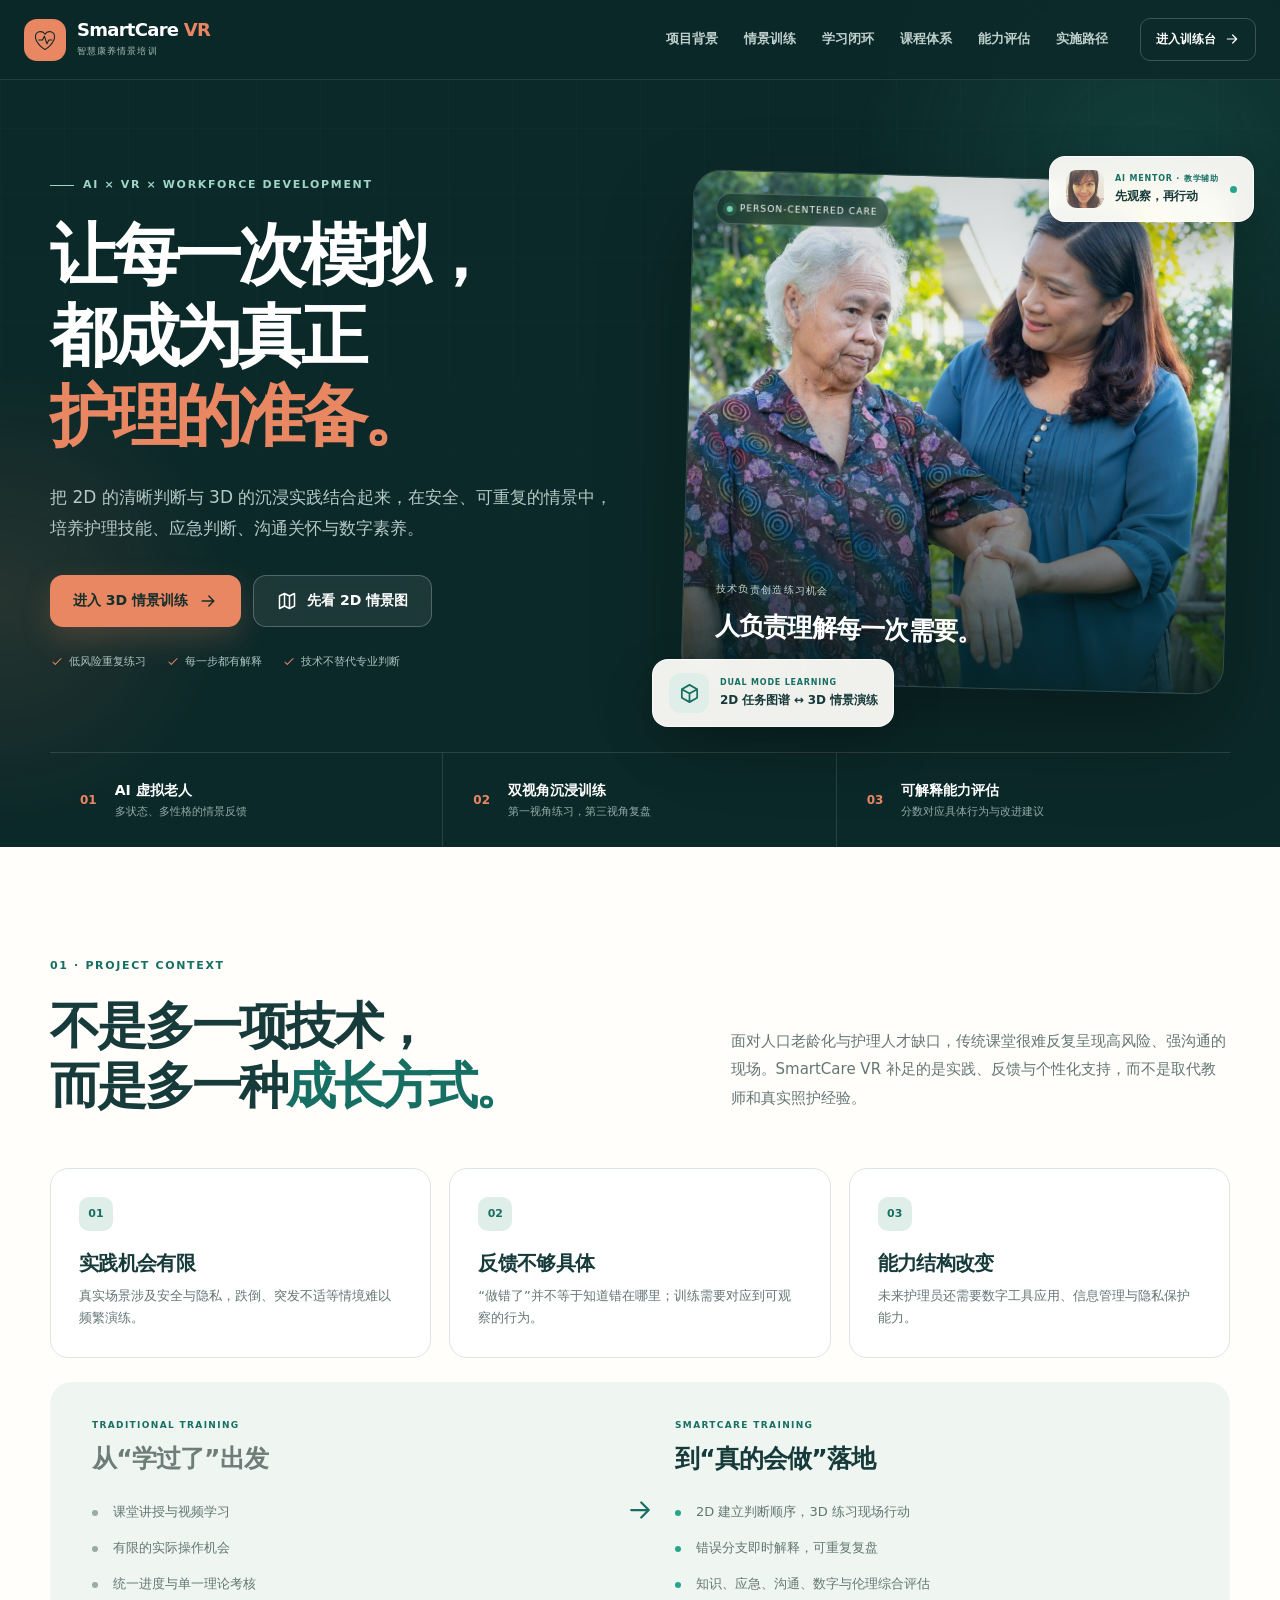
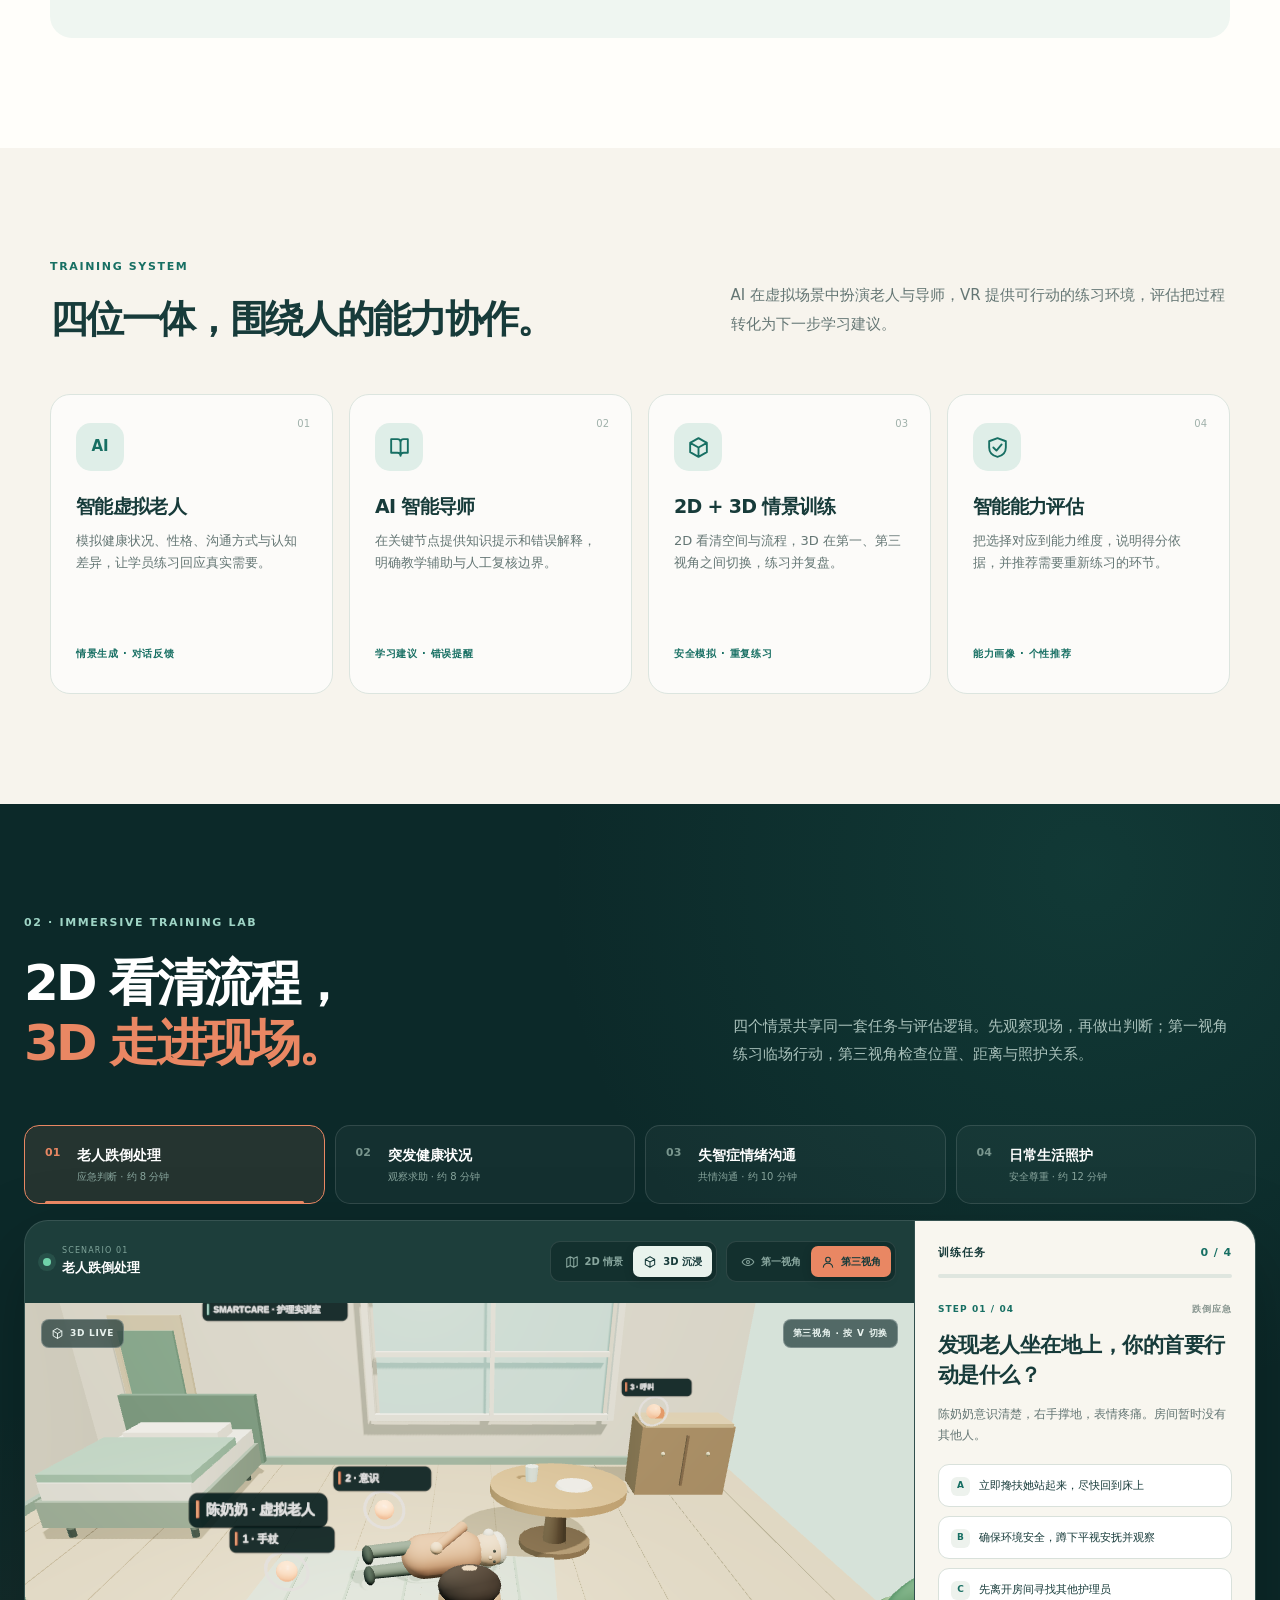
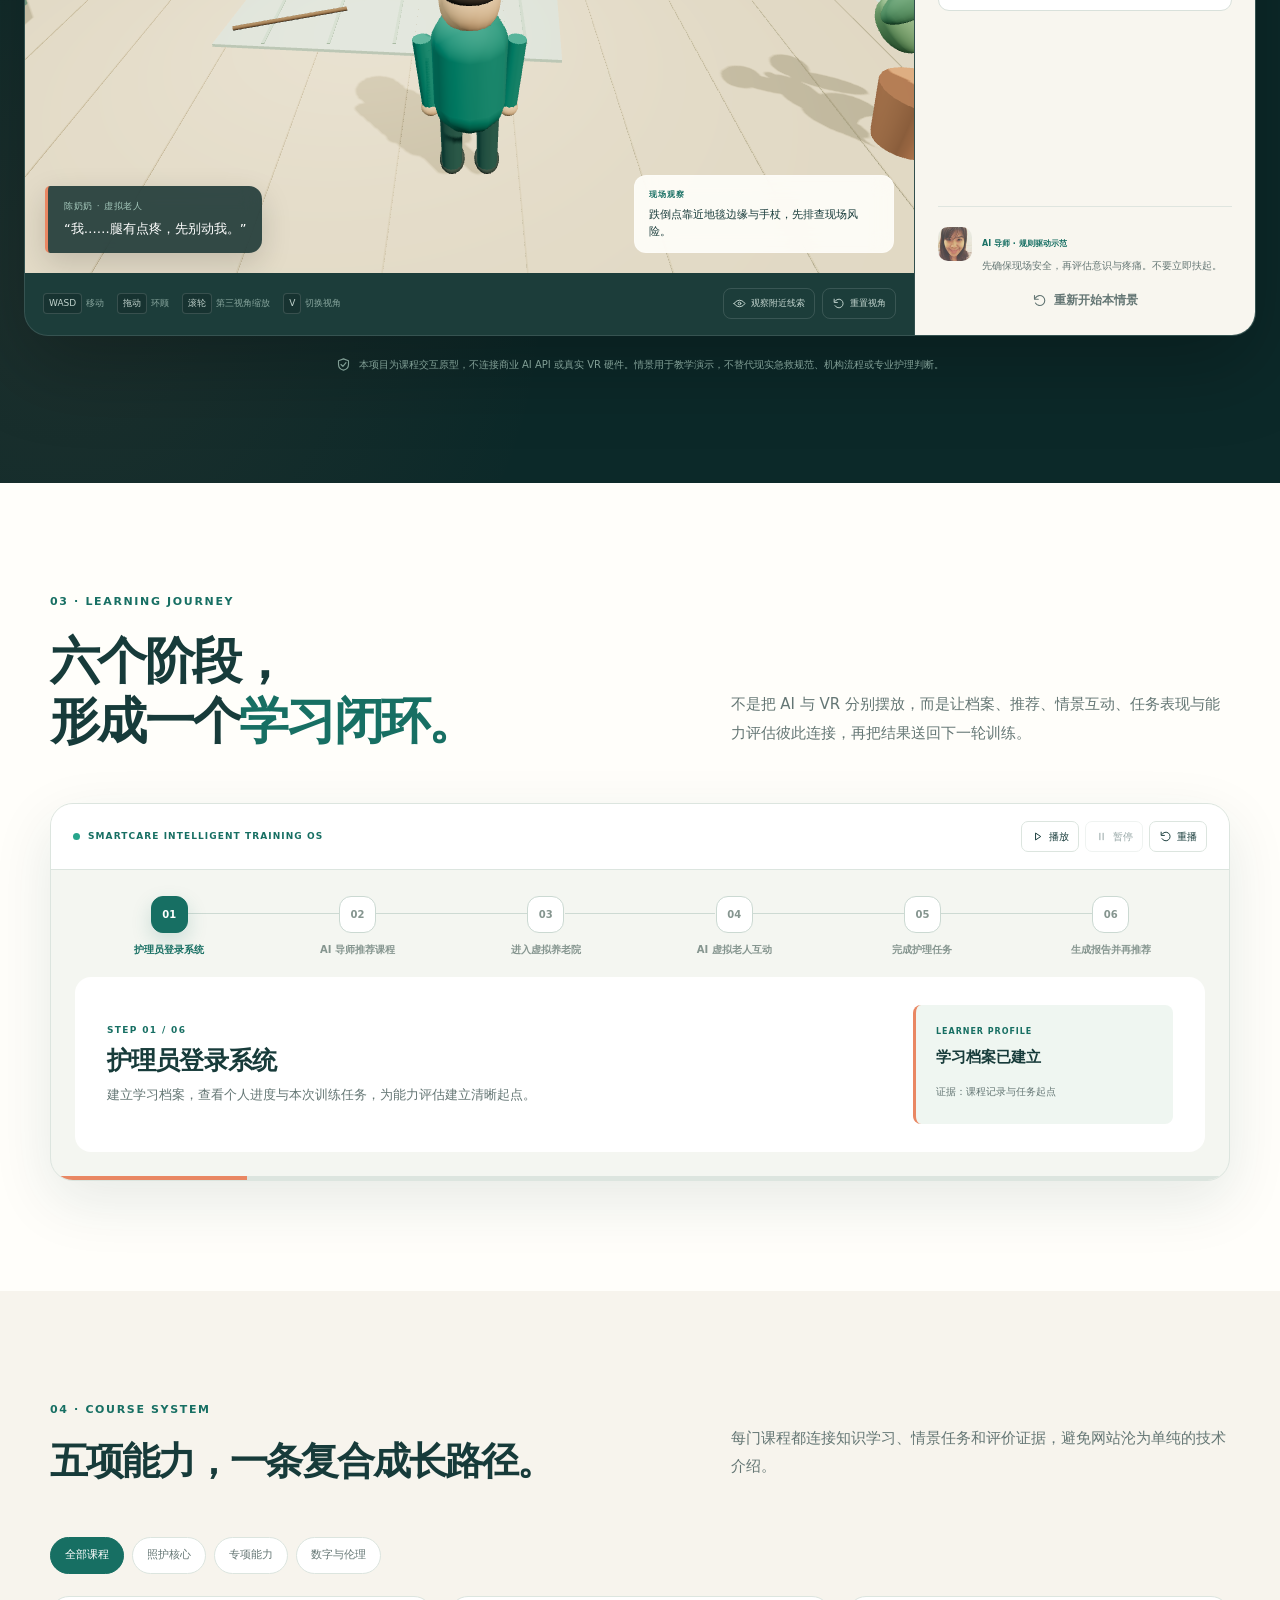
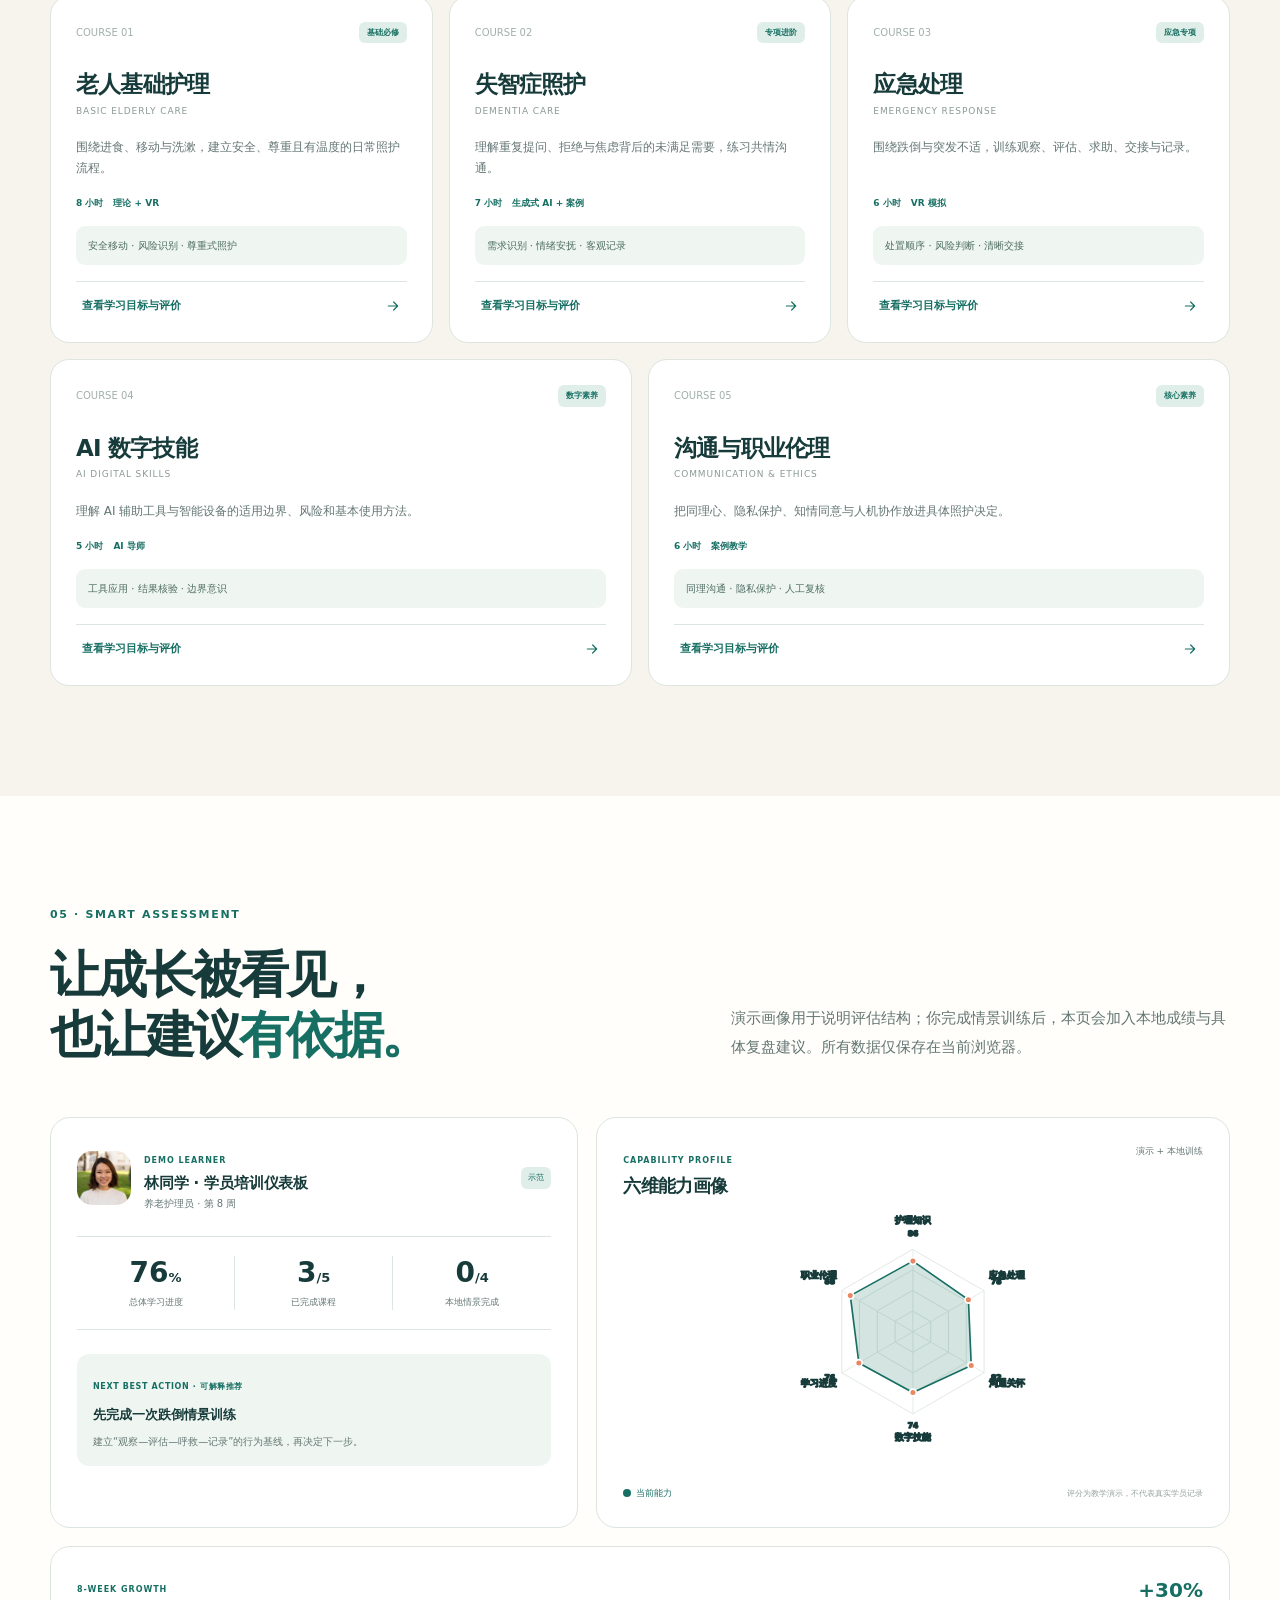
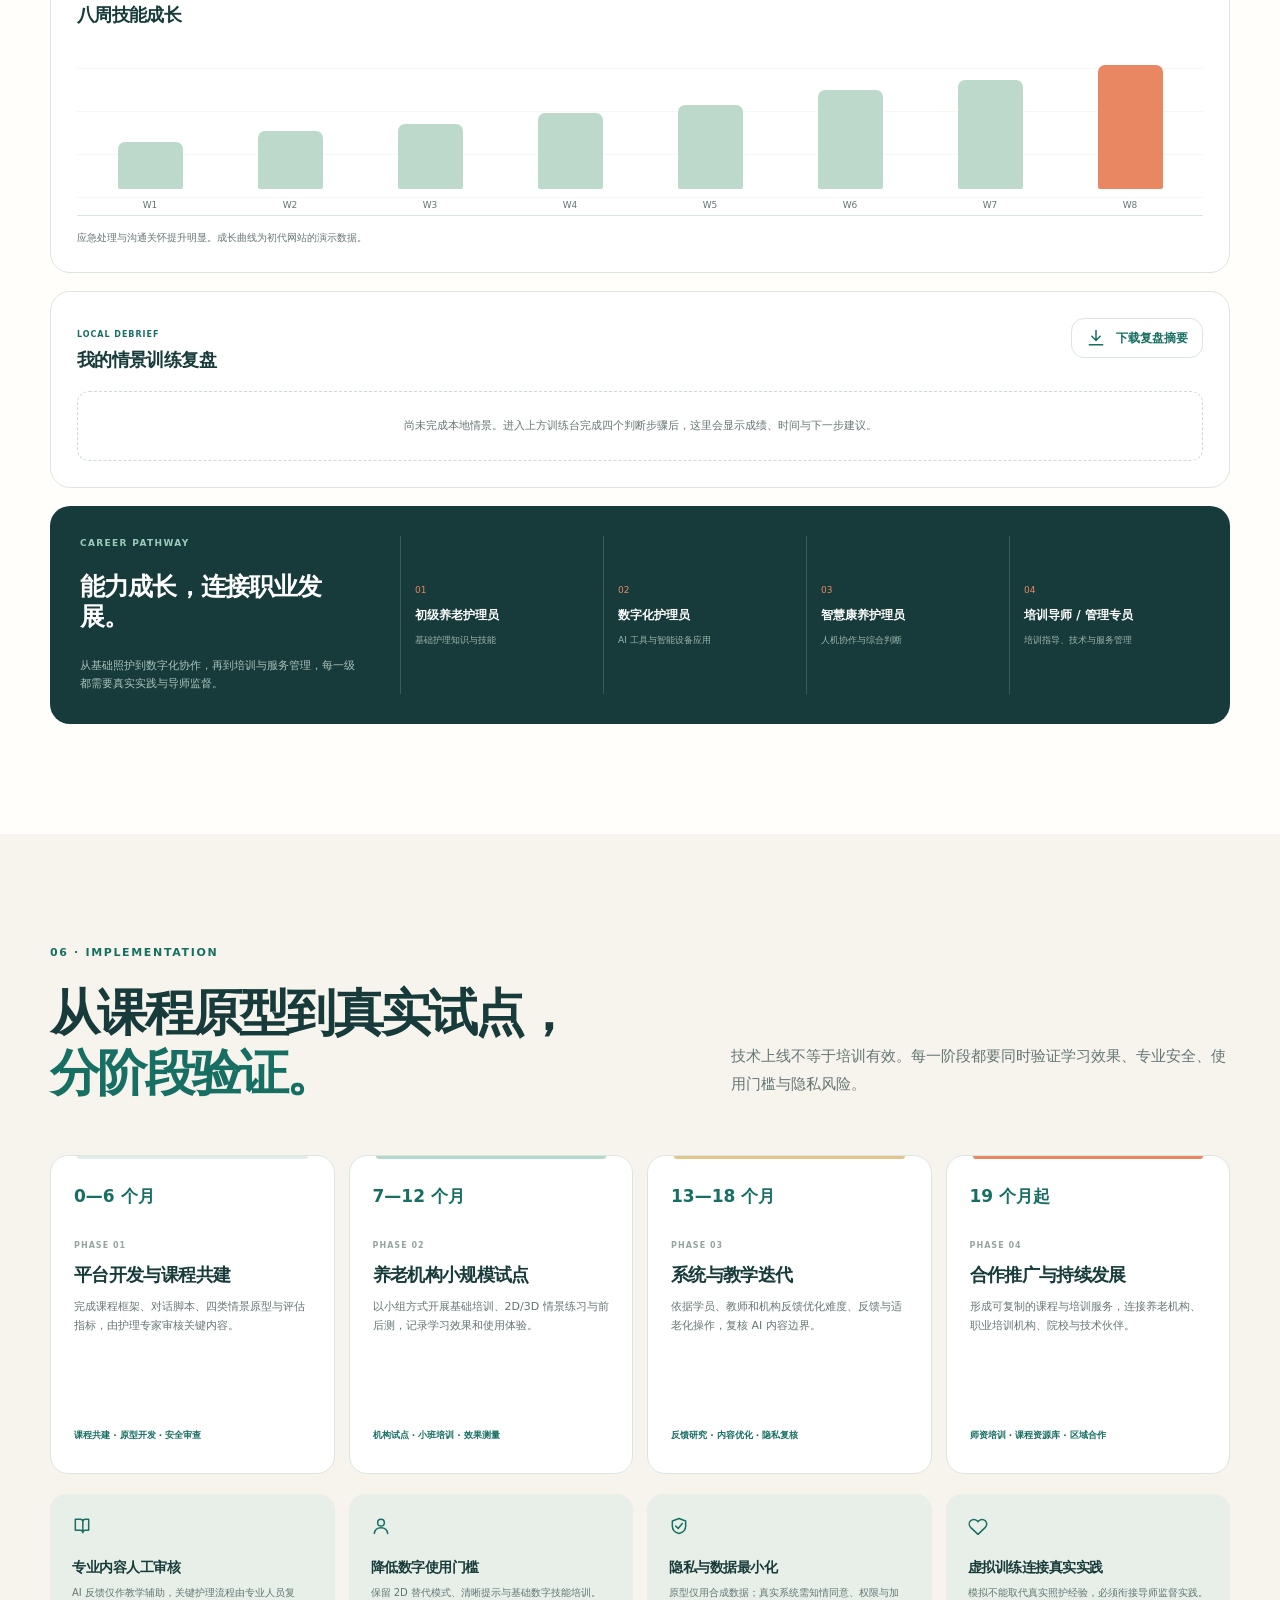
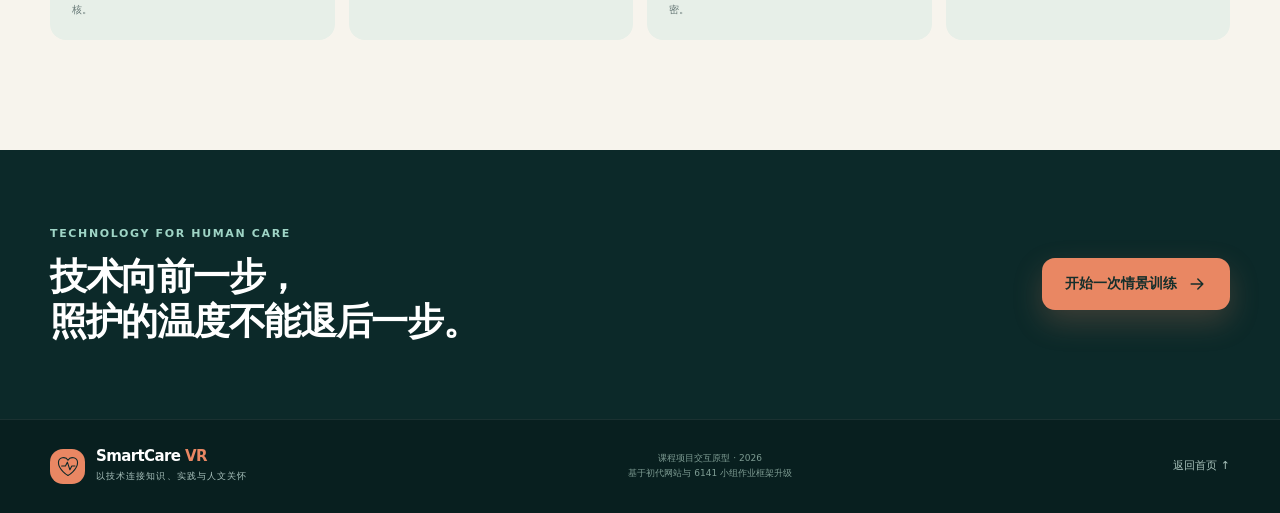
<file: index.html>
<!doctype html>
<html lang="zh-CN">
<head>
  <meta charset="UTF-8">
  <meta name="viewport" content="width=device-width, initial-scale=1.0">
  <meta name="description" content="SmartCare VR 智慧康养护理人才培训平台：结合 2D 情景图谱与可切换第一、第三视角的 3D 护理训练，连接知识、实践、评估与人文关怀。">
  <meta name="theme-color" content="#123f3b">
  <title>SmartCare VR｜2D + 3D 智慧康养情景培训</title>
  <link rel="icon" type="image/svg+xml" href="./assets/favicon.svg">
  <link rel="stylesheet" href="./styles.css">
  <script src="./app.js" defer></script>
  <script type="module" src="./scene.js"></script>
</head>
<body>
  <a class="skip-link" href="#main-content">跳到主要内容</a>

  <svg class="svg-sprite" aria-hidden="true">
    <symbol id="i-arrow" viewBox="0 0 24 24"><path d="M5 12h14M13 6l6 6-6 6"/></symbol>
    <symbol id="i-play" viewBox="0 0 24 24"><path d="m9 6 9 6-9 6Z"/></symbol>
    <symbol id="i-pause" viewBox="0 0 24 24"><path d="M9 6v12M15 6v12"/></symbol>
    <symbol id="i-cube" viewBox="0 0 24 24"><path d="m12 3 8 4.5v9L12 21l-8-4.5v-9Z M4 7.5l8 4.5 8-4.5M12 12v9"/></symbol>
    <symbol id="i-map" viewBox="0 0 24 24"><path d="m3 6 6-3 6 3 6-3v15l-6 3-6-3-6 3ZM9 3v15M15 6v15"/></symbol>
    <symbol id="i-eye" viewBox="0 0 24 24"><path d="M2 12s3.5-6 10-6 10 6 10 6-3.5 6-10 6S2 12 2 12Z"/><circle cx="12" cy="12" r="2.5"/></symbol>
    <symbol id="i-person" viewBox="0 0 24 24"><circle cx="12" cy="8" r="4"/><path d="M4 21c.5-5 3-7 8-7s7.5 2 8 7"/></symbol>
    <symbol id="i-check" viewBox="0 0 24 24"><path d="m5 12 4 4L19 6"/></symbol>
    <symbol id="i-reset" viewBox="0 0 24 24"><path d="M4 4v6h6M5.5 16a8 8 0 1 0 0-8"/></symbol>
    <symbol id="i-download" viewBox="0 0 24 24"><path d="M12 3v12m-5-5 5 5 5-5M4 20h16"/></symbol>
    <symbol id="i-heart" viewBox="0 0 24 24"><path d="M20.8 5.8a5.5 5.5 0 0 0-7.8 0L12 6.9l-1.1-1.1a5.5 5.5 0 0 0-7.8 7.8L12 22l8.8-8.4a5.5 5.5 0 0 0 0-7.8Z"/></symbol>
    <symbol id="i-book" viewBox="0 0 24 24"><path d="M4 4h6a3 3 0 0 1 3 3v13a3 3 0 0 0-3-3H4ZM20 4h-4a3 3 0 0 0-3 3v13a3 3 0 0 1 3-3h4Z"/></symbol>
    <symbol id="i-shield" viewBox="0 0 24 24"><path d="M12 3 4 6v6c0 5 3.5 8 8 9 4.5-1 8-4 8-9V6Z"/><path d="m8 12 3 3 5-6"/></symbol>
  </svg>

  <header class="site-header" id="siteHeader">
    <a class="brand" href="#home" aria-label="SmartCare VR 首页">
      <span class="brand-mark" aria-hidden="true"><svg viewBox="0 0 44 44"><path d="M22 37S7 28 7 17a8 8 0 0 1 15-4 8 8 0 0 1 15 4c0 11-15 20-15 20Z"/><path d="M12 22h6l3-6 4 12 3-6h5"/></svg></span>
      <span><strong>SmartCare <em>VR</em></strong><small>智慧康养情景培训</small></span>
    </a>
    <nav class="desktop-nav" aria-label="主导航">
      <a href="#about">项目背景</a>
      <a href="#training">情景训练</a>
      <a href="#journey">学习闭环</a>
      <a href="#courses">课程体系</a>
      <a href="#assessment">能力评估</a>
      <a href="#implementation">实施路径</a>
    </nav>
    <a class="header-cta" href="#training">进入训练台 <svg><use href="#i-arrow"/></svg></a>
    <button class="menu-toggle" id="menuToggle" type="button" aria-expanded="false" aria-controls="mobileNav" aria-label="打开导航菜单"><span></span><span></span></button>
  </header>
  <nav class="mobile-nav" id="mobileNav" aria-label="移动端导航">
    <a href="#about">01 项目背景</a><a href="#training">02 情景训练</a><a href="#journey">03 学习闭环</a><a href="#courses">04 课程体系</a><a href="#assessment">05 能力评估</a><a href="#implementation">06 实施路径</a>
  </nav>

  <main id="main-content">
    <section class="hero" id="home">
      <div class="hero-orb orb-a" aria-hidden="true"></div><div class="hero-orb orb-b" aria-hidden="true"></div>
      <div class="container hero-grid">
        <div class="hero-copy reveal">
          <p class="eyebrow light"><span></span> AI × VR × WORKFORCE DEVELOPMENT</p>
          <h1>让每一次模拟，<br>都成为真正<br><em>护理的准备。</em></h1>
          <p class="hero-subtitle">把 2D 的清晰判断与 3D 的沉浸实践结合起来，在安全、可重复的情景中，培养护理技能、应急判断、沟通关怀与数字素养。</p>
          <div class="hero-actions">
            <a class="button button-coral" href="#training" data-set-view="3d">进入 3D 情景训练 <svg><use href="#i-arrow"/></svg></a>
            <a class="button button-glass" href="#training" data-set-view="2d"><svg><use href="#i-map"/></svg> 先看 2D 情景图</a>
          </div>
          <div class="hero-principles"><span><svg><use href="#i-check"/></svg> 低风险重复练习</span><span><svg><use href="#i-check"/></svg> 每一步都有解释</span><span><svg><use href="#i-check"/></svg> 技术不替代专业判断</span></div>
        </div>
        <div class="hero-visual reveal">
          <div class="hero-photo-wrap">
            <img src="./assets/hero-cn-care.jpg" alt="护理人员牵着老人的手，给予陪伴与支持" class="hero-photo">
            <div class="photo-top"><span><i></i> PERSON-CENTERED CARE</span><b>护理现场 · 01</b></div>
            <div class="photo-caption"><small>技术负责创造练习机会</small><strong>人负责理解每一次需要。</strong></div>
          </div>
          <div class="floating-card mentor-float"><img src="./assets/avatar-mentor.jpg" alt="AI 智能导师人物示意"><span><small>AI MENTOR · 教学辅助</small><strong>先观察，再行动</strong></span><i></i></div>
          <div class="floating-card mode-float"><span class="mode-icon"><svg><use href="#i-cube"/></svg></span><span><small>DUAL MODE LEARNING</small><strong>2D 任务图谱 ↔ 3D 情景演练</strong></span></div>
        </div>
      </div>
      <div class="container hero-feature-row reveal">
        <article><b>01</b><span><strong>AI 虚拟老人</strong><small>多状态、多性格的情景反馈</small></span></article>
        <article><b>02</b><span><strong>双视角沉浸训练</strong><small>第一视角练习，第三视角复盘</small></span></article>
        <article><b>03</b><span><strong>可解释能力评估</strong><small>分数对应具体行为与改进建议</small></span></article>
      </div>
    </section>

    <section class="section about-section" id="about">
      <div class="container">
        <div class="section-heading reveal"><div><p class="eyebrow">01 · PROJECT CONTEXT</p><h2>不是多一项技术，<br>而是多一种<span>成长方式。</span></h2></div><p>面对人口老龄化与护理人才缺口，传统课堂很难反复呈现高风险、强沟通的现场。SmartCare VR 补足的是实践、反馈与个性化支持，而不是取代教师和真实照护经验。</p></div>
        <div class="challenge-grid reveal">
          <article><span>01</span><h3>实践机会有限</h3><p>真实场景涉及安全与隐私，跌倒、突发不适等情境难以频繁演练。</p></article>
          <article><span>02</span><h3>反馈不够具体</h3><p>“做错了”并不等于知道错在哪里；训练需要对应到可观察的行为。</p></article>
          <article><span>03</span><h3>能力结构改变</h3><p>未来护理员还需要数字工具应用、信息管理与隐私保护能力。</p></article>
        </div>
        <div class="comparison reveal">
          <div class="comparison-old"><p class="eyebrow">TRADITIONAL TRAINING</p><h3>从“学过了”出发</h3><ul><li>课堂讲授与视频学习</li><li>有限的实际操作机会</li><li>统一进度与单一理论考核</li></ul></div>
          <div class="comparison-arrow" aria-hidden="true"><svg><use href="#i-arrow"/></svg></div>
          <div class="comparison-new"><p class="eyebrow">SMARTCARE TRAINING</p><h3>到“真的会做”落地</h3><ul><li>2D 建立判断顺序，3D 练习现场行动</li><li>错误分支即时解释，可重复复盘</li><li>知识、应急、沟通、数字与伦理综合评估</li></ul></div>
        </div>
      </div>
    </section>

    <section class="section system-section" id="system">
      <div class="container">
        <div class="section-heading compact reveal"><div><p class="eyebrow">TRAINING SYSTEM</p><h2>四位一体，围绕人的能力协作。</h2></div><p>AI 在虚拟场景中扮演老人与导师，VR 提供可行动的练习环境，评估把过程转化为下一步学习建议。</p></div>
        <div class="system-grid reveal">
          <article><span class="system-no">01</span><div class="system-icon">AI</div><h3>智能虚拟老人</h3><p>模拟健康状况、性格、沟通方式与认知差异，让学员练习回应真实需要。</p><small>情景生成 · 对话反馈</small></article>
          <article><span class="system-no">02</span><div class="system-icon"><svg><use href="#i-book"/></svg></div><h3>AI 智能导师</h3><p>在关键节点提供知识提示和错误解释，明确教学辅助与人工复核边界。</p><small>学习建议 · 错误提醒</small></article>
          <article><span class="system-no">03</span><div class="system-icon"><svg><use href="#i-cube"/></svg></div><h3>2D + 3D 情景训练</h3><p>2D 看清空间与流程，3D 在第一、第三视角之间切换，练习并复盘。</p><small>安全模拟 · 重复练习</small></article>
          <article><span class="system-no">04</span><div class="system-icon"><svg><use href="#i-shield"/></svg></div><h3>智能能力评估</h3><p>把选择对应到能力维度，说明得分依据，并推荐需要重新练习的环节。</p><small>能力画像 · 个性推荐</small></article>
        </div>
      </div>
    </section>

    <section class="section training-section" id="training">
      <div class="container wide">
        <div class="section-heading training-heading reveal"><div><p class="eyebrow light">02 · IMMERSIVE TRAINING LAB</p><h2>2D 看清流程，<br><em>3D 走进现场。</em></h2></div><p>四个情景共享同一套任务与评估逻辑。先观察现场，再做出判断；第一视角练习临场行动，第三视角检查位置、距离与照护关系。</p></div>

        <div class="scenario-tabs reveal" role="tablist" aria-label="选择训练情景">
          <button class="scenario-tab is-active" type="button" data-scenario="fall" role="tab" aria-selected="true"><span>01</span><strong>老人跌倒处理</strong><small>应急判断 · 约 8 分钟</small></button>
          <button class="scenario-tab" type="button" data-scenario="acute" role="tab" aria-selected="false"><span>02</span><strong>突发健康状况</strong><small>观察求助 · 约 8 分钟</small></button>
          <button class="scenario-tab" type="button" data-scenario="dementia" role="tab" aria-selected="false"><span>03</span><strong>失智症情绪沟通</strong><small>共情沟通 · 约 10 分钟</small></button>
          <button class="scenario-tab" type="button" data-scenario="daily" role="tab" aria-selected="false"><span>04</span><strong>日常生活照护</strong><small>安全尊重 · 约 12 分钟</small></button>
        </div>

        <div class="training-shell reveal">
          <div class="training-stage-column">
            <div class="training-toolbar">
              <div class="scene-title"><i></i><span><small id="sceneCode">SCENARIO 01</small><strong id="sceneTitle">老人跌倒处理</strong></span></div>
              <div class="toolbar-controls">
                <div class="segmented" aria-label="二维或三维视图">
                  <button type="button" data-view="2d" aria-pressed="false"><svg><use href="#i-map"/></svg> 2D 情景</button>
                  <button type="button" data-view="3d" class="is-active" aria-pressed="true"><svg><use href="#i-cube"/></svg> 3D 沉浸</button>
                </div>
                <div class="segmented camera-segmented" id="cameraControls" aria-label="三维相机视角">
                  <button type="button" data-camera="first" aria-pressed="false"><svg><use href="#i-eye"/></svg> 第一视角</button>
                  <button type="button" data-camera="third" class="is-active" aria-pressed="true"><svg><use href="#i-person"/></svg> 第三视角</button>
                </div>
              </div>
            </div>
            <div class="stage-wrap" id="stageWrap">
              <div class="scene-container" id="sceneContainer" aria-label="可交互的三维养老护理房间"></div>
              <div class="map-view" id="mapView" hidden></div>
              <div class="scene-loading" id="sceneLoading"><span class="loader"></span><strong>正在布置护理情景…</strong><small>本地 3D 引擎加载中</small></div>
              <div class="scene-fallback" id="sceneFallback" hidden><strong>当前设备未能启动 3D</strong><p>你仍可使用完整的 2D 情景训练与评估。</p><button type="button" class="button button-coral" id="fallback2d">切换到 2D</button></div>
              <div class="stage-status"><span id="viewBadge"><svg><use href="#i-cube"/></svg> 3D LIVE</span><span id="cameraBadge">第三视角 · 按 V 切换</span></div>
              <div class="crosshair" id="crosshair" aria-hidden="true"></div>
              <div class="elder-dialogue" id="elderDialogue"><span>陈奶奶 · 虚拟老人</span><p id="elderLine">“我……腿有点疼，先别动我。”</p></div>
              <div class="stage-observation" id="stageObservation" aria-live="polite"><small>现场观察</small><span>点击发光标记，或选择“观察附近线索”。</span></div>
            </div>
            <div class="stage-footer">
              <div class="control-hints"><span><kbd>WASD</kbd> 移动</span><span><kbd>拖动</kbd> 环顾</span><span><kbd>滚轮</kbd> 第三视角缩放</span><span><kbd>V</kbd> 切换视角</span></div>
              <div class="stage-actions"><button type="button" id="observeButton"><svg><use href="#i-eye"/></svg> 观察附近线索</button><button type="button" id="resetCamera"><svg><use href="#i-reset"/></svg> 重置视角</button></div>
              <div class="move-pad" aria-label="触屏移动控制"><button data-move="forward" aria-label="向前">↑</button><div><button data-move="left" aria-label="向左">←</button><button data-move="backward" aria-label="向后">↓</button><button data-move="right" aria-label="向右">→</button></div></div>
            </div>
          </div>

          <aside class="mission-panel" aria-label="情景任务与反馈">
            <div class="mission-top"><span>训练任务</span><b id="missionScore">0 / 4</b></div>
            <div class="mission-progress"><i id="missionProgress"></i></div>
            <div id="missionContent" aria-live="polite"></div>
            <div class="mentor-note"><span class="mentor-avatar"><img src="./assets/avatar-mentor.jpg" alt=""></span><div><small>AI 导师 · 规则驱动示范</small><p id="mentorTip">先确保现场安全，再评估意识与疼痛。不要立即扶起。</p></div></div>
            <button class="text-button restart-scenario" id="restartScenario" type="button"><svg><use href="#i-reset"/></svg> 重新开始本情景</button>
          </aside>
        </div>
        <p class="prototype-note reveal"><svg><use href="#i-shield"/></svg> 本项目为课程交互原型，不连接商业 AI API 或真实 VR 硬件。情景用于教学演示，不替代现实急救规范、机构流程或专业护理判断。</p>
      </div>
    </section>

    <section class="section journey-section" id="journey">
      <div class="container">
        <div class="section-heading reveal"><div><p class="eyebrow">03 · LEARNING JOURNEY</p><h2>六个阶段，<br>形成一个<span>学习闭环。</span></h2></div><p>不是把 AI 与 VR 分别摆放，而是让档案、推荐、情景互动、任务表现与能力评估彼此连接，再把结果送回下一轮训练。</p></div>
        <div class="journey-console reveal">
          <div class="journey-console-top"><span><i></i> SMARTCARE INTELLIGENT TRAINING OS</span><div><button id="journeyPlay" type="button"><svg><use href="#i-play"/></svg> 播放</button><button id="journeyPause" type="button" disabled><svg><use href="#i-pause"/></svg> 暂停</button><button id="journeyReplay" type="button"><svg><use href="#i-reset"/></svg> 重播</button></div></div>
          <div class="journey-steps" id="journeySteps"></div>
          <div class="journey-detail"><div><p class="eyebrow" id="journeyLabel">STEP 01 / 06</p><h3 id="journeyTitle">护理员登录系统</h3><p id="journeyDescription">建立学习档案，查看个人进度与本次训练任务，为能力评估建立清晰起点。</p></div><div class="journey-metric"><span id="journeyMetric">LEARNER PROFILE</span><strong id="journeyValue">学习档案已建立</strong><small id="journeyEvidence">证据：课程记录与任务起点</small></div></div>
          <div class="journey-progress"><i id="journeyProgress"></i></div>
        </div>
      </div>
    </section>

    <section class="section courses-section" id="courses">
      <div class="container">
        <div class="section-heading compact reveal"><div><p class="eyebrow">04 · COURSE SYSTEM</p><h2>五项能力，一条复合成长路径。</h2></div><p>每门课程都连接知识学习、情景任务和评价证据，避免网站沦为单纯的技术介绍。</p></div>
        <div class="course-filters reveal" aria-label="课程分类"><button class="is-active" data-filter="all">全部课程</button><button data-filter="care">照护核心</button><button data-filter="special">专项能力</button><button data-filter="digital">数字与伦理</button></div>
        <div class="course-grid reveal" id="courseGrid"></div>
      </div>
    </section>

    <section class="section assessment-section" id="assessment">
      <div class="container">
        <div class="section-heading reveal"><div><p class="eyebrow">05 · SMART ASSESSMENT</p><h2>让成长被看见，<br>也让建议<span>有依据。</span></h2></div><p>演示画像用于说明评估结构；你完成情景训练后，本页会加入本地成绩与具体复盘建议。所有数据仅保存在当前浏览器。</p></div>
        <div class="assessment-grid reveal">
          <article class="profile-card">
            <div class="profile-head"><img src="./assets/avatar-learner.jpg" alt="示范学员林同学"><div><small>DEMO LEARNER</small><h3>林同学 · 学员培训仪表板</h3><p>养老护理员 · 第 8 周</p></div><span>示范</span></div>
            <div class="profile-stats"><div><strong>76<small>%</small></strong><span>总体学习进度</span></div><div><strong>3<small>/5</small></strong><span>已完成课程</span></div><div><strong id="completedScenarioCount">0<small>/4</small></strong><span>本地情景完成</span></div></div>
            <div class="recommendation"><small>NEXT BEST ACTION · 可解释推荐</small><strong id="recommendationTitle">先完成一次跌倒情景训练</strong><p id="recommendationText">建立“观察—评估—呼救—记录”的行为基线，再决定下一步。</p></div>
          </article>
          <article class="radar-card"><div class="card-head"><div><small>CAPABILITY PROFILE</small><h3>六维能力画像</h3></div><span>演示 + 本地训练</span></div><svg id="abilityRadar" viewBox="0 0 420 340" role="img" aria-label="护理知识、应急处理、沟通关怀、数字技能、学习进度、职业伦理六维能力雷达图"></svg><div class="radar-legend"><span><i></i> 当前能力</span><small>评分为教学演示，不代表真实学员记录</small></div></article>
          <article class="growth-card"><div class="card-head"><div><small>8-WEEK GROWTH</small><h3>八周技能成长</h3></div><strong>+30%</strong></div><div class="growth-chart" aria-label="第 1 周到第 8 周技能成长柱状图"><div style="--h:34%"><span>W1</span></div><div style="--h:42%"><span>W2</span></div><div style="--h:47%"><span>W3</span></div><div style="--h:55%"><span>W4</span></div><div style="--h:61%"><span>W5</span></div><div style="--h:72%"><span>W6</span></div><div style="--h:79%"><span>W7</span></div><div class="current" style="--h:90%"><span>W8</span></div></div><p>应急处理与沟通关怀提升明显。成长曲线为初代网站的演示数据。</p></article>
        </div>
        <div class="history-card reveal"><div class="card-head"><div><small>LOCAL DEBRIEF</small><h3>我的情景训练复盘</h3></div><button class="button button-outline small" id="downloadReport" type="button"><svg><use href="#i-download"/></svg> 下载复盘摘要</button></div><div id="trainingHistory" class="training-history"></div></div>
        <div class="career-path reveal"><div class="career-intro"><p class="eyebrow">CAREER PATHWAY</p><h3>能力成长，连接职业发展。</h3><p>从基础照护到数字化协作，再到培训与服务管理，每一级都需要真实实践与导师监督。</p></div><div class="career-steps"><div><span>01</span><strong>初级养老护理员</strong><small>基础护理知识与技能</small></div><div><span>02</span><strong>数字化护理员</strong><small>AI 工具与智能设备应用</small></div><div><span>03</span><strong>智慧康养护理员</strong><small>人机协作与综合判断</small></div><div><span>04</span><strong>培训导师 / 管理专员</strong><small>培训指导、技术与服务管理</small></div></div></div>
      </div>
    </section>

    <section class="section implementation-section" id="implementation">
      <div class="container">
        <div class="section-heading reveal"><div><p class="eyebrow">06 · IMPLEMENTATION</p><h2>从课程原型到真实试点，<br><span>分阶段验证。</span></h2></div><p>技术上线不等于培训有效。每一阶段都要同时验证学习效果、专业安全、使用门槛与隐私风险。</p></div>
        <div class="timeline reveal">
          <article><span>0—6 个月</span><small>PHASE 01</small><h3>平台开发与课程共建</h3><p>完成课程框架、对话脚本、四类情景原型与评估指标，由护理专家审核关键内容。</p><b>课程共建 · 原型开发 · 安全审查</b></article>
          <article><span>7—12 个月</span><small>PHASE 02</small><h3>养老机构小规模试点</h3><p>以小组方式开展基础培训、2D/3D 情景练习与前后测，记录学习效果和使用体验。</p><b>机构试点 · 小班培训 · 效果测量</b></article>
          <article><span>13—18 个月</span><small>PHASE 03</small><h3>系统与教学迭代</h3><p>依据学员、教师和机构反馈优化难度、反馈与适老化操作，复核 AI 内容边界。</p><b>反馈研究 · 内容优化 · 隐私复核</b></article>
          <article><span>19 个月起</span><small>PHASE 04</small><h3>合作推广与持续发展</h3><p>形成可复制的课程与培训服务，连接养老机构、职业培训机构、院校与技术伙伴。</p><b>师资培训 · 课程资源库 · 区域合作</b></article>
        </div>
        <div class="risk-grid reveal"><article><svg><use href="#i-book"/></svg><h3>专业内容人工审核</h3><p>AI 反馈仅作教学辅助，关键护理流程由专业人员复核。</p></article><article><svg><use href="#i-person"/></svg><h3>降低数字使用门槛</h3><p>保留 2D 替代模式、清晰提示与基础数字技能培训。</p></article><article><svg><use href="#i-shield"/></svg><h3>隐私与数据最小化</h3><p>原型仅用合成数据；真实系统需知情同意、权限与加密。</p></article><article><svg><use href="#i-heart"/></svg><h3>虚拟训练连接真实实践</h3><p>模拟不能取代真实照护经验，必须衔接导师监督实践。</p></article></div>
      </div>
    </section>

    <section class="closing-section">
      <div class="container closing-inner reveal"><div><p class="eyebrow light">TECHNOLOGY FOR HUMAN CARE</p><h2>技术向前一步，<br>照护的温度不能退后一步。</h2></div><a class="button button-coral" href="#training">开始一次情景训练 <svg><use href="#i-arrow"/></svg></a></div>
    </section>
  </main>

  <footer><div class="container footer-inner"><div class="brand footer-brand"><span class="brand-mark"><svg viewBox="0 0 44 44"><path d="M22 37S7 28 7 17a8 8 0 0 1 15-4 8 8 0 0 1 15 4c0 11-15 20-15 20Z"/><path d="M12 22h6l3-6 4 12 3-6h5"/></svg></span><span><strong>SmartCare <em>VR</em></strong><small>以技术连接知识、实践与人文关怀</small></span></div><p>课程项目交互原型 · 2026<br>基于初代网站与 6141 小组作业框架升级</p><a href="#home">返回首页 ↑</a></div></footer>

  <dialog class="course-dialog" id="courseDialog"><button class="dialog-close" id="dialogClose" aria-label="关闭课程详情">×</button><div id="dialogContent"></div></dialog>
  <div class="toast" id="toast" role="status" aria-live="polite"></div>
</body>
</html>
</file>
<file: styles.css>
@charset "UTF-8";
:root{--ink:#173b3a;--ink-deep:#0c2929;--muted:#647674;--green:#176f63;--green-bright:#27a58c;--mint:#dfeee8;--mint-light:#eff6f1;--coral:#e98763;--coral-dark:#cb6748;--cream:#f7f4ed;--paper:#fffefa;--line:#dce5df;--gold:#d9ad60;--shadow:0 20px 60px rgba(24,59,56,.10);--radius:24px;--font:"Inter","PingFang SC","Microsoft YaHei","Noto Sans CJK SC",system-ui,-apple-system,sans-serif}
*{box-sizing:border-box}html{scroll-behavior:smooth;scroll-padding-top:88px}body{margin:0;background:var(--cream);color:var(--ink);font-family:var(--font);font-size:16px;line-height:1.7;-webkit-font-smoothing:antialiased}body.menu-open{overflow:hidden}button,a{font:inherit}button{color:inherit}a{color:inherit;text-decoration:none}img{display:block;max-width:100%}svg{width:20px;height:20px;fill:none;stroke:currentColor;stroke-width:1.8;stroke-linecap:round;stroke-linejoin:round}button{border:0;background:none;cursor:pointer}button:focus-visible,a:focus-visible,[tabindex]:focus-visible{outline:3px solid var(--coral);outline-offset:4px}button:disabled{cursor:not-allowed;opacity:.45}h1,h2,h3,p{margin-top:0}h1,h2,h3{line-height:1.2;letter-spacing:-.035em}p{color:var(--muted)}.container{width:min(1180px,calc(100% - 48px));margin-inline:auto}.container.wide{width:min(1380px,calc(100% - 48px))}.section{padding:110px 0}.svg-sprite{position:absolute;width:0;height:0;overflow:hidden}.skip-link{position:fixed;z-index:9999;left:16px;top:-80px;background:#fff;color:var(--ink);padding:12px 18px;border-radius:8px}.skip-link:focus{top:16px}.eyebrow{display:flex;align-items:center;gap:9px;margin:0 0 20px;color:var(--green);font-size:11px;font-weight:800;letter-spacing:.15em;text-transform:uppercase}.eyebrow.light{color:#9fd5c6}.eyebrow>span:empty{width:24px;height:1px;background:currentColor}.button{display:inline-flex;align-items:center;justify-content:center;gap:10px;min-height:52px;padding:0 23px;border-radius:13px;font-size:14px;font-weight:750;transition:transform .25s,box-shadow .25s,background .25s}.button:hover{transform:translateY(-2px)}.button-coral{background:var(--coral);color:#152e2b;box-shadow:0 12px 30px rgba(233,135,99,.22)}.button-coral:hover{background:#f09877;box-shadow:0 16px 35px rgba(233,135,99,.3)}.button-glass{border:1px solid rgba(255,255,255,.24);background:rgba(255,255,255,.07);color:#fff;backdrop-filter:blur(12px)}.button-outline{border:1px solid var(--line);background:#fff;color:var(--green)}.button.small{min-height:40px;padding:0 14px;font-size:12px}.text-button{display:inline-flex;align-items:center;gap:7px;font-size:12px;font-weight:700;color:var(--muted)}.text-button:hover{color:var(--green)}.text-button svg{width:15px;height:15px}.reveal{opacity:1;transform:none;transition:opacity .7s ease,transform .7s ease}.reveal.is-visible{opacity:1;transform:none}
.site-header{position:fixed;z-index:1000;top:0;left:0;right:0;height:80px;padding:0 max(24px,calc((100vw - 1380px)/2));display:flex;align-items:center;gap:32px;background:rgba(12,41,41,.86);border-bottom:1px solid rgba(255,255,255,.09);backdrop-filter:blur(18px);transition:height .25s,box-shadow .25s}.site-header.is-scrolled{height:70px;box-shadow:0 10px 35px rgba(3,24,24,.18)}.brand{display:flex;align-items:center;gap:11px;flex-shrink:0;color:#fff}.brand-mark{display:grid;place-items:center;width:42px;height:42px;border-radius:13px;background:var(--coral);color:var(--ink-deep)}.brand-mark svg{width:28px;height:28px;stroke-width:1.7}.brand>span:last-child{display:flex;flex-direction:column}.brand strong{font-size:18px;line-height:1.15;letter-spacing:-.04em}.brand strong em{color:var(--coral);font-style:normal}.brand small{margin-top:4px;color:#a9c2bd;font-size:9px;letter-spacing:.12em}.desktop-nav{display:flex;align-items:center;justify-content:center;gap:26px;margin-left:auto}.desktop-nav a{position:relative;color:#bfd0cc;font-size:13px;font-weight:600;white-space:nowrap}.desktop-nav a:after{content:"";position:absolute;left:0;right:100%;bottom:-9px;height:2px;background:var(--coral);transition:right .25s}.desktop-nav a:hover,.desktop-nav a.is-active{color:#fff}.desktop-nav a:hover:after,.desktop-nav a.is-active:after{right:0}.header-cta{display:flex;align-items:center;gap:8px;padding:10px 15px;border:1px solid rgba(255,255,255,.2);border-radius:10px;color:#fff;font-size:12px;font-weight:700;white-space:nowrap}.header-cta svg{width:16px}.header-cta:hover{background:rgba(255,255,255,.1)}.menu-toggle{display:none;width:42px;height:42px;border:1px solid rgba(255,255,255,.2);border-radius:10px}.menu-toggle span{display:block;width:18px;height:1px;background:#fff;margin:5px auto;transition:transform .2s}.mobile-nav{display:none}
.hero{position:relative;overflow:hidden;padding:156px 0 0;background:var(--ink-deep);color:#fff}.hero:before{content:"";position:absolute;inset:0;opacity:.13;background-image:linear-gradient(rgba(255,255,255,.12) 1px,transparent 1px),linear-gradient(90deg,rgba(255,255,255,.12) 1px,transparent 1px);background-size:64px 64px;mask-image:linear-gradient(to bottom,black,transparent 90%)}.hero-orb{position:absolute;border-radius:50%;filter:blur(2px);pointer-events:none}.orb-a{width:650px;height:650px;right:-200px;top:-160px;background:radial-gradient(circle,rgba(42,143,121,.22),transparent 65%)}.orb-b{width:500px;height:500px;left:-250px;bottom:0;background:radial-gradient(circle,rgba(233,135,99,.12),transparent 65%)}.hero-grid{position:relative;display:grid;grid-template-columns:1.02fr .98fr;gap:72px;align-items:center;min-height:590px}.hero-copy{padding-bottom:60px}.hero h1{margin:0 0 25px;font-size:clamp(48px,5.25vw,76px);font-weight:750;letter-spacing:-.065em}.hero h1 em{color:var(--coral);font-style:normal}.hero-subtitle{max-width:590px;margin-bottom:30px;color:#b5c9c4;font-size:17px;line-height:1.85}.hero-actions{display:flex;gap:12px;flex-wrap:wrap}.hero-principles{display:flex;gap:20px;flex-wrap:wrap;margin-top:26px;color:#a9c3bc;font-size:11px}.hero-principles span{display:flex;align-items:center;gap:5px}.hero-principles svg{width:14px;height:14px;color:var(--coral)}.hero-visual{position:relative;padding:20px 0 64px}.hero-photo-wrap{position:relative;overflow:hidden;border:1px solid rgba(255,255,255,.16);border-radius:28px;box-shadow:0 40px 90px rgba(0,0,0,.3);transform:rotate(1.5deg)}.hero-photo{width:100%;height:510px;object-fit:cover;object-position:center}.hero-photo-wrap:after{content:"";position:absolute;inset:0;background:linear-gradient(to bottom,rgba(7,32,31,.18),transparent 42%,rgba(7,32,31,.85))}.photo-top{position:absolute;z-index:2;top:22px;left:22px;right:22px;display:flex;justify-content:space-between;align-items:center;font-size:9px;letter-spacing:.12em}.photo-top span{display:flex;align-items:center;gap:7px;padding:7px 10px;background:rgba(9,36,34,.55);border:1px solid rgba(255,255,255,.2);border-radius:20px;backdrop-filter:blur(8px)}.photo-top i{width:6px;height:6px;border-radius:50%;background:#74d2ae;box-shadow:0 0 0 4px rgba(116,210,174,.16)}.photo-top b{font-weight:600}.photo-caption{position:absolute;z-index:2;left:32px;bottom:34px}.photo-caption small{display:block;margin-bottom:8px;color:#c1d8d1;font-size:10px;letter-spacing:.13em}.photo-caption strong{font-size:25px;letter-spacing:-.03em}.floating-card{position:absolute;z-index:4;display:flex;align-items:center;gap:11px;padding:13px 16px;background:rgba(255,254,250,.94);border:1px solid rgba(255,255,255,.7);border-radius:16px;box-shadow:0 18px 50px rgba(0,0,0,.2);color:var(--ink);backdrop-filter:blur(12px)}.floating-card img{width:38px;height:38px;object-fit:cover;border-radius:11px}.floating-card span{display:flex;flex-direction:column}.floating-card small{color:var(--green);font-size:8px;font-weight:800;letter-spacing:.1em}.floating-card strong{font-size:12px;letter-spacing:-.01em}.floating-card>i{width:7px;height:7px;border-radius:50%;background:var(--green-bright)}.mentor-float{right:-24px;top:0;animation:float 5s ease-in-out infinite}.mode-float{left:-35px;bottom:25px;animation:float 6s ease-in-out infinite reverse}.mode-icon{display:grid!important;place-items:center;width:40px;height:40px;border-radius:12px;background:var(--mint);color:var(--green)}.mode-icon svg{width:23px;height:23px}.hero-feature-row{position:relative;display:grid;grid-template-columns:repeat(3,1fr);border-top:1px solid rgba(255,255,255,.12)}.hero-feature-row article{display:flex;align-items:center;gap:18px;padding:26px 30px;border-right:1px solid rgba(255,255,255,.12)}.hero-feature-row article:last-child{border-right:0}.hero-feature-row b{color:var(--coral);font-size:12px}.hero-feature-row span{display:flex;flex-direction:column}.hero-feature-row strong{font-size:14px}.hero-feature-row small{color:#90aaa4;font-size:11px}@keyframes float{50%{transform:translateY(-9px)}}
.section-heading{display:grid;grid-template-columns:1.1fr .9fr;align-items:end;gap:70px;margin-bottom:52px}.section-heading h2{margin:0;font-size:clamp(34px,4vw,50px);font-weight:720;letter-spacing:-.055em}.section-heading h2 span{color:var(--green)}.section-heading>p{max-width:500px;margin:0 0 4px;font-size:15px;line-height:1.9}.section-heading.compact h2{font-size:38px}.about-section{background:var(--paper)}.challenge-grid{display:grid;grid-template-columns:repeat(3,1fr);gap:18px}.challenge-grid article{padding:28px;border:1px solid var(--line);border-radius:18px;background:#fff}.challenge-grid article>span{display:inline-grid;place-items:center;width:34px;height:34px;border-radius:10px;background:var(--mint);color:var(--green);font-size:11px;font-weight:800}.challenge-grid h3{margin:20px 0 10px;font-size:20px}.challenge-grid p{margin:0;font-size:13px}.comparison{display:grid;grid-template-columns:1fr 70px 1fr;align-items:center;margin-top:24px;padding:36px 42px;border-radius:22px;background:var(--mint-light)}.comparison .eyebrow{margin-bottom:10px;font-size:9px}.comparison h3{margin-bottom:20px;font-size:25px}.comparison ul{margin:0;padding:0;list-style:none}.comparison li{position:relative;padding:7px 0 7px 21px;color:var(--muted);font-size:13px}.comparison li:before{content:"";position:absolute;left:0;top:16px;width:6px;height:6px;border-radius:50%;background:#9aaba5}.comparison-new li:before{background:var(--green-bright)}.comparison-old h3{color:#6e7d79}.comparison-arrow{display:grid;place-items:center}.comparison-arrow svg{width:30px;height:30px;color:var(--green)}.system-section{background:var(--cream)}.system-grid{display:grid;grid-template-columns:repeat(4,1fr);gap:16px}.system-grid article{position:relative;padding:28px 25px;border:1px solid var(--line);border-radius:20px;background:rgba(255,255,255,.68);transition:transform .25s,box-shadow .25s}.system-grid article:hover{transform:translateY(-5px);box-shadow:var(--shadow)}.system-no{position:absolute;right:22px;top:20px;color:#a0b1ab;font-size:10px}.system-icon{display:grid;place-items:center;width:48px;height:48px;border-radius:15px;background:var(--mint);color:var(--green);font-size:15px;font-weight:850}.system-icon svg{width:25px;height:25px}.system-grid h3{margin:24px 0 12px;font-size:19px}.system-grid p{min-height:90px;margin-bottom:18px;font-size:13px}.system-grid small{color:var(--green);font-size:10px;font-weight:750;letter-spacing:.07em}
.training-section{position:relative;overflow:hidden;background:var(--ink-deep);color:#fff}.training-section:before{content:"";position:absolute;inset:0;background:radial-gradient(circle at 85% 5%,rgba(48,150,128,.15),transparent 33%),radial-gradient(circle at 5% 85%,rgba(233,135,99,.08),transparent 30%)}.training-section .container{position:relative}.training-heading h2 em{font-style:normal;color:var(--coral)}.training-heading>p{color:#a9c1bb}.scenario-tabs{display:grid;grid-template-columns:repeat(4,1fr);gap:10px;margin-bottom:16px}.scenario-tab{position:relative;display:grid;grid-template-columns:32px 1fr;text-align:left;padding:18px 20px;border:1px solid rgba(255,255,255,.12);border-radius:15px;background:rgba(255,255,255,.035);color:#b6cbc5;transition:background .25s,border .25s}.scenario-tab>span{grid-row:1/3;color:#79968e;font-size:11px;font-weight:750}.scenario-tab strong{font-size:14px;color:#fff}.scenario-tab small{font-size:10px;color:#87a49c}.scenario-tab:hover{background:rgba(255,255,255,.07)}.scenario-tab.is-active{border-color:var(--coral);background:rgba(233,135,99,.11)}.scenario-tab.is-active:after{content:"";position:absolute;left:20px;right:20px;bottom:-1px;height:3px;border-radius:3px;background:var(--coral)}.scenario-tab.is-active>span{color:var(--coral)}.training-shell{display:grid;grid-template-columns:minmax(0,1fr) 340px;overflow:hidden;border:1px solid rgba(255,255,255,.14);border-radius:24px;background:#153734;box-shadow:0 30px 80px rgba(0,0,0,.25)}.training-stage-column{min-width:0;border-right:1px solid rgba(255,255,255,.12)}.training-toolbar{display:flex;justify-content:space-between;align-items:center;gap:16px;min-height:82px;padding:14px 18px;background:rgba(255,255,255,.035)}.scene-title{display:flex;align-items:center;gap:11px;white-space:nowrap}.scene-title>i{width:8px;height:8px;border-radius:50%;background:#70d2aa;box-shadow:0 0 0 5px rgba(112,210,170,.12)}.scene-title span{display:flex;flex-direction:column}.scene-title small{color:#7fa49a;font-size:8px;letter-spacing:.14em}.scene-title strong{font-size:13px}.toolbar-controls{display:flex;gap:9px;flex-wrap:wrap;justify-content:flex-end}.segmented{display:flex;padding:4px;border:1px solid rgba(255,255,255,.11);border-radius:10px;background:rgba(4,24,23,.35)}.segmented button{display:flex;align-items:center;gap:6px;padding:7px 10px;border-radius:7px;color:#88a69e;font-size:10px;font-weight:700;white-space:nowrap}.segmented button svg{width:14px;height:14px}.segmented button.is-active{background:#e9f3ed;color:var(--ink);box-shadow:0 3px 10px rgba(0,0,0,.15)}.camera-segmented[hidden]{display:none}.camera-segmented button.is-active{background:var(--coral)}.stage-wrap{position:relative;height:570px;overflow:hidden;background:#cbded5}.scene-container,.scene-container canvas{width:100%;height:100%;display:block}.scene-container canvas{cursor:grab;touch-action:none}.scene-container canvas:active{cursor:grabbing}.map-view{position:absolute;inset:0;background:#e9f0e9}.map-view[hidden]{display:none}.map-view svg{display:block;width:100%;height:100%;stroke:none}.map-view text{stroke:none}.map-room{fill:#f7f3e9;stroke:#7a9990;stroke-width:3}.map-furniture{fill:#d8e4db;stroke:#79968e;stroke-width:1.5}.map-label{font-family:var(--font);font-size:11px;fill:#5a746d}.map-person{stroke:#fff;stroke-width:3}.map-person-label{font-family:var(--font);font-size:12px;font-weight:700;fill:var(--ink)}.map-hotspot{cursor:pointer;outline:none}.map-hotspot circle{fill:var(--coral);stroke:#fff;stroke-width:3;transition:transform .2s}.map-hotspot:hover circle,.map-hotspot:focus circle{fill:#f5aa83;transform:scale(1.15);transform-box:fill-box;transform-origin:center}.map-hotspot text{font-family:var(--font);font-size:11px;font-weight:800;fill:#fff;pointer-events:none}.map-route{fill:none;stroke:var(--green);stroke-width:2;stroke-dasharray:5 6;opacity:.45}.scene-loading,.scene-fallback{position:absolute;z-index:12;inset:0;display:flex;flex-direction:column;align-items:center;justify-content:center;background:#153734;color:#fff;transition:opacity .4s}.scene-loading.is-hidden{opacity:0;pointer-events:none}.scene-loading small{color:#8caaa1}.loader{width:38px;height:38px;margin-bottom:18px;border:3px solid rgba(255,255,255,.15);border-top-color:var(--coral);border-radius:50%;animation:spin .8s linear infinite}@keyframes spin{to{transform:rotate(360deg)}}.scene-fallback[hidden]{display:none}.scene-fallback p{color:#aac1ba}.stage-status{position:absolute;z-index:5;top:16px;left:16px;right:16px;display:flex;justify-content:space-between;pointer-events:none}.stage-status span{display:flex;align-items:center;gap:6px;padding:6px 9px;border:1px solid rgba(255,255,255,.25);border-radius:8px;background:rgba(12,41,41,.65);color:#e9f3ef;font-size:9px;font-weight:700;letter-spacing:.08em;backdrop-filter:blur(10px)}.stage-status svg{width:13px;height:13px}.crosshair{position:absolute;z-index:4;left:50%;top:50%;width:14px;height:14px;transform:translate(-50%,-50%);pointer-events:none;opacity:0}.crosshair:before,.crosshair:after{content:"";position:absolute;background:rgba(255,255,255,.85);box-shadow:0 1px 3px rgba(0,0,0,.3)}.crosshair:before{left:6px;top:1px;width:2px;height:12px}.crosshair:after{top:6px;left:1px;width:12px;height:2px}.crosshair.is-visible{opacity:1}.elder-dialogue{position:absolute;z-index:5;left:20px;bottom:20px;max-width:360px;padding:13px 16px;border-left:3px solid var(--coral);border-radius:5px 13px 13px 5px;background:rgba(12,41,41,.82);box-shadow:0 10px 30px rgba(0,0,0,.15);backdrop-filter:blur(10px);pointer-events:none}.elder-dialogue span{display:block;margin-bottom:3px;color:#a5c9bc;font-size:9px;letter-spacing:.08em}.elder-dialogue p{margin:0;color:#fff;font-size:13px}.stage-observation{position:absolute;z-index:5;right:20px;bottom:20px;width:260px;padding:12px 14px;border:1px solid rgba(255,255,255,.24);border-radius:12px;background:rgba(255,254,250,.90);color:var(--ink);backdrop-filter:blur(10px);pointer-events:none}.stage-observation small{display:block;color:var(--green);font-size:8px;font-weight:800;letter-spacing:.12em}.stage-observation span{display:block;margin-top:4px;font-size:11px;line-height:1.55}.stage-footer{position:relative;display:flex;align-items:center;justify-content:space-between;gap:10px;min-height:62px;padding:12px 18px;background:rgba(255,255,255,.03)}.control-hints{display:flex;gap:13px;flex-wrap:wrap;color:#88a69e;font-size:9px}.control-hints span{display:flex;align-items:center;gap:4px}.control-hints kbd{padding:2px 5px;border:1px solid rgba(255,255,255,.14);border-radius:4px;background:rgba(0,0,0,.15);font-family:inherit;color:#c0d2cc}.stage-actions{display:flex;gap:7px}.stage-actions button{display:flex;align-items:center;gap:5px;padding:7px 9px;border:1px solid rgba(255,255,255,.13);border-radius:8px;color:#c2d4ce;font-size:9px}.stage-actions button:hover{background:rgba(255,255,255,.08)}.stage-actions svg{width:13px;height:13px}.move-pad{display:none}.move-pad[hidden]{display:none}.mission-panel{display:flex;flex-direction:column;min-width:0;padding:23px;background:#f8f6ef;color:var(--ink)}.mission-top{display:flex;justify-content:space-between;align-items:center;margin-bottom:12px;font-size:11px;font-weight:800;letter-spacing:.08em}.mission-top b{color:var(--green)}.mission-progress{height:4px;margin-bottom:24px;overflow:hidden;border-radius:4px;background:#dfe6df}.mission-progress i{display:block;width:0;height:100%;border-radius:4px;background:var(--coral);transition:width .35s}.mission-step-label{display:flex;justify-content:space-between;margin-bottom:12px;color:var(--green);font-size:9px;font-weight:800;letter-spacing:.12em}.mission-step-label span:last-child{color:#87958f}.mission-panel h3{margin-bottom:13px;font-size:21px;line-height:1.45;letter-spacing:-.025em}.mission-context{margin-bottom:18px;font-size:12px;line-height:1.75}.choice-list{display:grid;gap:9px}.choice-button{position:relative;width:100%;padding:12px 13px 12px 40px;border:1px solid #d9e1db;border-radius:11px;background:#fff;text-align:left;font-size:11px;line-height:1.55;transition:border .2s,background .2s}.choice-button:before{content:attr(data-letter);position:absolute;left:12px;top:12px;display:grid;place-items:center;width:19px;height:19px;border-radius:6px;background:#edf2ed;color:var(--green);font-size:9px;font-weight:800}.choice-button:hover:not(:disabled){border-color:var(--green);background:#f3f8f4}.choice-button.is-correct{border-color:#5d9c83;background:#eaf5ed}.choice-button.is-wrong{border-color:#d6886f;background:#fff0e9}.choice-button.is-correct:before{background:#5d9c83;color:#fff}.choice-button.is-wrong:before{background:#d6886f;color:#fff}.choice-button:disabled{opacity:.7}.choice-button.is-correct,.choice-button.is-wrong{opacity:1}.feedback-box{margin-top:14px;padding:12px 13px;border-radius:10px;background:#e7f1e9}.feedback-box.is-review{background:#f7eae2}.feedback-box strong{display:block;margin-bottom:4px;font-size:11px}.feedback-box p{margin:0;font-size:11px;line-height:1.65}.mission-next{width:100%;min-height:41px;margin-top:12px;font-size:11px}.mission-complete{text-align:center;padding:10px 0}.completion-ring{display:grid;place-items:center;width:104px;height:104px;margin:0 auto 18px;border:8px solid #d9e9df;border-top-color:var(--green);border-radius:50%;color:var(--green);font-size:27px;font-weight:800}.mission-complete h3{font-size:22px}.mission-complete p{font-size:12px}.completion-actions{display:grid;gap:8px}.mentor-note{display:flex;gap:10px;margin-top:auto;padding-top:20px;border-top:1px solid #dfe5df}.mentor-avatar img{width:34px;height:34px;border-radius:10px;object-fit:cover}.mentor-note small{color:var(--green);font-size:8px;font-weight:750}.mentor-note p{margin:4px 0 0;font-size:10px;line-height:1.65}.restart-scenario{margin:15px auto 0}.prototype-note{display:flex;align-items:flex-start;justify-content:center;gap:8px;margin:20px 0 0;color:#819f96;font-size:10px;text-align:center}.prototype-note svg{flex:0 0 auto;width:15px;height:15px;margin-top:1px}
.journey-section{background:var(--paper)}.journey-console{overflow:hidden;border:1px solid var(--line);border-radius:23px;background:#f4f6f1;box-shadow:var(--shadow)}.journey-console-top{display:flex;justify-content:space-between;align-items:center;padding:17px 22px;border-bottom:1px solid var(--line);background:#fff}.journey-console-top>span{display:flex;align-items:center;gap:8px;color:var(--green);font-size:9px;font-weight:800;letter-spacing:.12em}.journey-console-top>span i{width:7px;height:7px;border-radius:50%;background:var(--green-bright)}.journey-console-top>div{display:flex;gap:6px}.journey-console-top button{display:flex;align-items:center;gap:5px;padding:6px 9px;border:1px solid var(--line);border-radius:7px;font-size:10px}.journey-console-top button svg{width:13px;height:13px}.journey-steps{display:grid;grid-template-columns:repeat(6,1fr);padding:25px 24px 18px}.journey-step{position:relative;display:flex;flex-direction:column;align-items:center;gap:8px;color:#85958f;font-size:10px}.journey-step:after{content:"";position:absolute;z-index:0;top:18px;left:60%;width:80%;height:1px;background:#cddad3}.journey-step:last-child:after{display:none}.journey-step span{position:relative;z-index:1;display:grid;place-items:center;width:37px;height:37px;border:1px solid #cbd9d2;border-radius:12px;background:#fff;font-size:10px;font-weight:800;transition:background .25s,color .25s}.journey-step.is-active{color:var(--green);font-weight:750}.journey-step.is-active span{border-color:var(--green);background:var(--green);color:#fff;box-shadow:0 8px 20px rgba(23,111,99,.18)}.journey-step.is-past span{background:var(--mint);color:var(--green)}.journey-detail{display:grid;grid-template-columns:1fr 260px;gap:40px;align-items:center;margin:0 24px 24px;padding:28px 32px;border-radius:16px;background:#fff}.journey-detail .eyebrow{margin-bottom:8px;font-size:9px}.journey-detail h3{margin-bottom:8px;font-size:25px}.journey-detail p:last-child{margin:0;font-size:13px}.journey-metric{padding:20px;border-left:3px solid var(--coral);border-radius:8px;background:var(--mint-light)}.journey-metric span{display:block;color:var(--green);font-size:8px;font-weight:800;letter-spacing:.12em}.journey-metric strong{display:block;margin:6px 0;font-size:15px}.journey-metric small{color:var(--muted);font-size:10px}.journey-progress{height:4px;background:#dce5df}.journey-progress i{display:block;width:16.66%;height:100%;background:var(--coral);transition:width .35s}
.courses-section{background:var(--cream)}.course-filters{display:flex;gap:8px;margin-bottom:22px;flex-wrap:wrap}.course-filters button{padding:8px 14px;border:1px solid var(--line);border-radius:20px;background:#fff;color:var(--muted);font-size:11px}.course-filters button.is-active{border-color:var(--green);background:var(--green);color:#fff}.course-grid{display:grid;grid-template-columns:repeat(6,1fr);gap:16px}.course-card{grid-column:span 2;display:flex;flex-direction:column;min-height:340px;padding:25px;border:1px solid var(--line);border-radius:19px;background:#fff;transition:transform .25s,box-shadow .25s}.course-card:nth-child(4),.course-card:nth-child(5){grid-column:span 3;min-height:300px}.course-card:hover{transform:translateY(-5px);box-shadow:var(--shadow)}.course-card.is-hidden{display:none}.course-card-top{display:flex;justify-content:space-between;align-items:center}.course-number{color:#a1b0ab;font-size:10px}.course-category{padding:4px 8px;border-radius:6px;background:var(--mint);color:var(--green);font-size:8px;font-weight:750}.course-card h3{margin:28px 0 5px;font-size:23px}.course-en{color:#8b9a95;font-size:9px;letter-spacing:.1em}.course-card>p{margin:18px 0;font-size:12px}.course-meta{display:flex;gap:10px;margin-top:auto;margin-bottom:15px;color:var(--green);font-size:9px;font-weight:700}.course-outcome{padding:11px 12px;border-radius:9px;background:var(--mint-light);color:#4d6c63;font-size:10px}.course-open{display:flex;align-items:center;justify-content:space-between;width:100%;margin-top:16px;padding-top:14px;border-top:1px solid var(--line);color:var(--green);font-size:11px;font-weight:800}.course-open svg{width:16px}.course-dialog{width:min(570px,calc(100% - 32px));padding:35px;border:0;border-radius:22px;background:var(--paper);color:var(--ink);box-shadow:0 35px 100px rgba(0,0,0,.3)}.course-dialog::backdrop{background:rgba(7,29,28,.65);backdrop-filter:blur(5px)}.dialog-close{position:absolute;right:16px;top:12px;font-size:27px;color:var(--muted)}.course-dialog h2{margin:15px 0 10px;font-size:30px}.course-dialog .dialog-description{font-size:13px}.course-dialog h4{margin:22px 0 8px;font-size:13px}.course-dialog ul{padding-left:20px;color:var(--muted);font-size:12px}.dialog-tag{display:inline-block;padding:5px 9px;border-radius:7px;background:var(--mint);color:var(--green);font-size:9px;font-weight:750}
.assessment-section{background:var(--paper)}.assessment-grid{display:grid;grid-template-columns:1fr 1.2fr;gap:18px}.profile-card,.radar-card,.growth-card,.history-card{padding:26px;border:1px solid var(--line);border-radius:20px;background:#fff}.profile-head{display:flex;align-items:center;gap:13px}.profile-head img{width:54px;height:54px;border-radius:15px;object-fit:cover}.profile-head small,.card-head small{color:var(--green);font-size:8px;font-weight:800;letter-spacing:.12em}.profile-head h3{margin:3px 0;font-size:15px;letter-spacing:-.01em}.profile-head p{margin:0;font-size:10px}.profile-head>span{margin-left:auto;padding:4px 7px;border-radius:6px;background:var(--mint);color:var(--green);font-size:8px}.profile-stats{display:grid;grid-template-columns:repeat(3,1fr);margin:24px 0;padding:19px 0;border-top:1px solid var(--line);border-bottom:1px solid var(--line)}.profile-stats>div{display:flex;flex-direction:column;align-items:center;border-right:1px solid var(--line)}.profile-stats>div:last-child{border-right:0}.profile-stats strong{font-size:28px;line-height:1.2}.profile-stats strong small{font-size:13px}.profile-stats span{margin-top:5px;color:var(--muted);font-size:9px}.recommendation{padding:16px;border-radius:12px;background:var(--mint-light)}.recommendation small{color:var(--green);font-size:8px;font-weight:800;letter-spacing:.08em}.recommendation strong{display:block;margin:7px 0;font-size:13px}.recommendation p{margin:0;font-size:10px}.card-head{display:flex;align-items:flex-start;justify-content:space-between;gap:15px}.card-head h3{margin:4px 0 0;font-size:18px}.card-head>span{color:var(--muted);font-size:9px}.card-head>strong{color:var(--green);font-size:20px}#abilityRadar{display:block;width:100%;height:285px;margin-top:4px}.radar-grid{fill:none;stroke:#dce5df;stroke-width:1}.radar-axis{stroke:#e2e9e4;stroke-width:1}.radar-shape{fill:rgba(23,111,99,.19);stroke:var(--green);stroke-width:2}.radar-dot{fill:var(--coral);stroke:#fff;stroke-width:2}.radar-label{font-family:var(--font);font-size:11px;fill:#5c706b}.radar-value{font-family:var(--font);font-size:9px;font-weight:700;fill:var(--green)}.radar-legend{display:flex;justify-content:space-between;align-items:center;font-size:9px}.radar-legend span{display:flex;align-items:center;gap:5px;color:var(--green)}.radar-legend i{width:8px;height:8px;border-radius:50%;background:var(--green)}.radar-legend small{color:#96a39f;font-size:8px}.growth-card{grid-column:1/-1}.growth-chart{display:flex;align-items:end;gap:14px;height:190px;padding:25px 10px 26px;border-bottom:1px solid var(--line);background:repeating-linear-gradient(to bottom,#fff 0,#fff 42px,#edf1ed 43px)}.growth-chart>div{position:relative;flex:1;height:var(--h);max-width:65px;margin-inline:auto;border-radius:7px 7px 2px 2px;background:#bcd9cc}.growth-chart>div.current{background:var(--coral)}.growth-chart span{position:absolute;left:0;right:0;bottom:-24px;text-align:center;color:var(--muted);font-size:9px}.growth-card>p{margin:13px 0 0;font-size:10px}.history-card{margin-top:18px}.training-history{margin-top:20px}.history-empty{padding:25px;border:1px dashed #cddbd3;border-radius:12px;text-align:center;color:var(--muted);font-size:11px}.history-row{display:grid;grid-template-columns:1.2fr .5fr 1fr .8fr;gap:15px;align-items:center;padding:13px 5px;border-top:1px solid var(--line);font-size:11px}.history-row strong{font-size:12px}.history-score{color:var(--green);font-weight:800}.history-row time{color:var(--muted);font-size:9px}.history-advice{color:var(--muted)}.career-path{display:grid;grid-template-columns:280px 1fr;gap:40px;margin-top:18px;padding:30px;border-radius:20px;background:var(--ink);color:#fff}.career-intro .eyebrow{color:#9ccbbb;font-size:9px}.career-intro h3{font-size:25px}.career-intro p:last-child{margin:0;color:#aac2bb;font-size:11px}.career-steps{display:grid;grid-template-columns:repeat(4,1fr);gap:12px}.career-steps>div{position:relative;display:flex;flex-direction:column;justify-content:center;padding-left:14px;border-left:1px solid rgba(255,255,255,.16)}.career-steps span{color:var(--coral);font-size:9px}.career-steps strong{margin:7px 0;font-size:12px}.career-steps small{color:#9cb7af;font-size:9px;line-height:1.6}
.implementation-section{background:var(--cream)}.timeline{display:grid;grid-template-columns:repeat(4,1fr);gap:14px}.timeline article{position:relative;padding:26px 23px;border:1px solid var(--line);border-radius:18px;background:#fff}.timeline article:before{content:"";position:absolute;left:26px;right:26px;top:0;height:3px;border-radius:0 0 3px 3px;background:var(--mint)}.timeline article:nth-child(2):before{background:#b4d8c9}.timeline article:nth-child(3):before{background:#e2c58c}.timeline article:nth-child(4):before{background:var(--coral)}.timeline article>span{display:block;margin-bottom:18px;color:var(--green);font-size:17px;font-weight:800}.timeline article>small{font-size:8px;font-weight:800;letter-spacing:.13em;color:#95a59f}.timeline h3{margin:8px 0 13px;font-size:18px}.timeline p{min-height:110px;font-size:11px}.timeline b{color:var(--green);font-size:9px;line-height:1.7}.risk-grid{display:grid;grid-template-columns:repeat(4,1fr);gap:14px;margin-top:20px}.risk-grid article{padding:22px;border-radius:16px;background:#e7efe8}.risk-grid svg{color:var(--green)}.risk-grid h3{margin:15px 0 8px;font-size:14px}.risk-grid p{margin:0;font-size:10px}.closing-section{padding:75px 0;background:var(--ink-deep);color:#fff}.closing-inner{display:flex;align-items:center;justify-content:space-between;gap:30px}.closing-inner h2{margin:0;font-size:37px}.closing-inner .eyebrow{margin-bottom:12px}footer{padding:28px 0;background:#081f1f;color:#fff;border-top:1px solid rgba(255,255,255,.08)}.footer-inner{display:flex;align-items:center;justify-content:space-between;gap:30px}.footer-brand .brand-mark{width:35px;height:35px}.footer-brand strong{font-size:15px}.footer-inner>p{margin:0;color:#7e9c93;font-size:9px;text-align:center}.footer-inner>a{color:#a9c3bc;font-size:11px}.toast{position:fixed;z-index:3000;left:50%;bottom:28px;max-width:calc(100% - 32px);padding:11px 18px;border-radius:10px;background:var(--ink-deep);color:#fff;box-shadow:0 10px 40px rgba(0,0,0,.25);font-size:12px;opacity:0;transform:translate(-50%,20px);pointer-events:none;transition:opacity .25s,transform .25s}.toast.is-visible{opacity:1;transform:translate(-50%,0)}
@media(max-width:1180px){.desktop-nav{gap:17px}.desktop-nav a{font-size:11px}.header-cta{display:none}.hero-grid{gap:38px}.hero-photo{height:470px}.training-shell{grid-template-columns:minmax(0,1fr) 310px}.training-toolbar{align-items:flex-start}.toolbar-controls{max-width:460px}.stage-wrap{height:530px}.stage-observation{width:220px}.control-hints span:nth-child(3){display:none}.system-grid p{min-height:110px}.career-path{grid-template-columns:230px 1fr;gap:25px}}
@media(max-width:960px){.site-header{height:70px}.desktop-nav{display:none}.menu-toggle{display:block;margin-left:auto}.mobile-nav{position:fixed;z-index:999;top:70px;left:0;right:0;bottom:0;padding:25px;background:rgba(12,41,41,.98);backdrop-filter:blur(18px)}.mobile-nav.is-open{display:flex;flex-direction:column}.mobile-nav a{padding:16px 5px;border-bottom:1px solid rgba(255,255,255,.1);color:#fff;font-size:16px}.hero{padding-top:125px}.hero-grid{grid-template-columns:1fr;gap:10px}.hero-copy{padding-bottom:15px}.hero h1{font-size:64px}.hero-visual{width:min(620px,92%);margin:0 auto}.hero-feature-row{margin-top:25px}.section-heading{grid-template-columns:1fr;gap:20px}.section-heading>p{max-width:700px}.section-heading.compact h2{font-size:34px}.system-grid{grid-template-columns:repeat(2,1fr)}.system-grid p{min-height:0}.training-shell{grid-template-columns:1fr}.training-stage-column{border-right:0}.mission-panel{border-top:1px solid rgba(255,255,255,.12)}.mentor-note{margin-top:22px}.mission-panel h3{font-size:23px}.choice-button{font-size:12px}.scenario-tab{padding:15px 13px}.stage-wrap{height:560px}.course-grid{grid-template-columns:repeat(2,1fr)}.course-card,.course-card:nth-child(4),.course-card:nth-child(5){grid-column:auto;min-height:330px}.assessment-grid{grid-template-columns:1fr}.growth-card{grid-column:auto}.career-path{grid-template-columns:1fr}.timeline{grid-template-columns:repeat(2,1fr)}.timeline p{min-height:0}.risk-grid{grid-template-columns:repeat(2,1fr)}.closing-inner h2{font-size:31px}.footer-inner{flex-wrap:wrap}}
@media(max-width:640px){.container,.container.wide{width:calc(100% - 30px)}.section{padding:75px 0}.site-header{padding:0 15px}.brand strong{font-size:16px}.brand small{font-size:8px}.brand-mark{width:37px;height:37px}.hero{padding-top:110px}.hero h1{font-size:46px}.hero-subtitle{font-size:14px}.hero-actions{display:grid}.hero-actions .button{width:100%}.hero-principles{display:grid;gap:7px}.hero-visual{width:100%;padding-bottom:65px}.hero-photo{height:400px}.photo-caption{left:22px;bottom:25px}.photo-caption strong{font-size:20px}.mentor-float{right:-5px;top:5px}.mode-float{left:10px;bottom:25px}.floating-card{padding:10px 12px}.floating-card strong{font-size:10px}.hero-feature-row{grid-template-columns:1fr}.hero-feature-row article{padding:17px 5px;border-right:0;border-bottom:1px solid rgba(255,255,255,.1)}.hero-feature-row article:last-child{border-bottom:0}.section-heading{margin-bottom:32px}.section-heading h2{font-size:34px}.section-heading>p{font-size:13px}.challenge-grid{grid-template-columns:1fr}.comparison{grid-template-columns:1fr;padding:25px}.comparison-arrow{transform:rotate(90deg);margin:12px}.system-grid{grid-template-columns:1fr}.scenario-tabs{grid-template-columns:repeat(2,1fr)}.scenario-tab{grid-template-columns:24px 1fr;padding:13px 11px}.scenario-tab strong{font-size:11px}.scenario-tab small{font-size:8px}.training-toolbar{display:block;padding:13px}.scene-title{margin-bottom:12px}.toolbar-controls{display:grid;grid-template-columns:1fr;max-width:none}.segmented button{flex:1;justify-content:center}.stage-wrap{height:480px}.stage-status{top:10px;left:10px;right:10px}.stage-status span{font-size:8px}.elder-dialogue{left:12px;right:12px;bottom:75px;max-width:none}.stage-observation{left:12px;right:12px;bottom:12px;width:auto;padding:8px 11px}.stage-observation span{font-size:10px}.stage-footer{align-items:flex-start;padding:12px}.control-hints{display:none}.stage-actions{width:100%}.stage-actions button{flex:1;justify-content:center}.move-pad{position:absolute;right:14px;top:-235px;z-index:8;display:flex;flex-direction:column;align-items:center;gap:4px}.move-pad>div{display:flex;gap:4px}.move-pad button{width:34px;height:34px;border:1px solid rgba(255,255,255,.3);border-radius:8px;background:rgba(12,41,41,.65);color:#fff;touch-action:none}.mission-panel{padding:20px}.prototype-note{text-align:left}.journey-console-top{align-items:flex-start;gap:12px}.journey-console-top>span{max-width:150px;line-height:1.5}.journey-steps{grid-template-columns:repeat(3,1fr);gap:18px 0}.journey-step:after{display:none}.journey-detail{grid-template-columns:1fr;gap:18px;margin:0 14px 15px;padding:22px}.journey-detail h3{font-size:22px}.course-grid{grid-template-columns:1fr}.course-card,.course-card:nth-child(4),.course-card:nth-child(5){min-height:0}.profile-card,.radar-card,.growth-card,.history-card{padding:19px}.profile-head{align-items:flex-start}.profile-head h3{font-size:12px}.profile-stats strong{font-size:23px}.radar-legend small{display:none}.history-row{grid-template-columns:1fr .4fr;gap:5px}.history-advice,.history-row time{grid-column:1/-1}.career-path{padding:23px}.career-steps{grid-template-columns:repeat(2,1fr);gap:25px 10px}.timeline{grid-template-columns:1fr}.risk-grid{grid-template-columns:1fr}.closing-inner{display:block}.closing-inner h2{font-size:29px;margin-bottom:25px}.footer-inner{display:block;text-align:center}.footer-brand{justify-content:center}.footer-inner>p{margin:18px 0}.course-dialog{padding:28px 22px}.card-head .button{font-size:0;padding:0;width:40px}.card-head .button svg{margin:0}}
@media(prefers-reduced-motion:reduce){html{scroll-behavior:auto}*,*:before,*:after{animation-duration:.01ms!important;animation-iteration-count:1!important;transition-duration:.01ms!important}.reveal{opacity:1;transform:none}}
</file>
